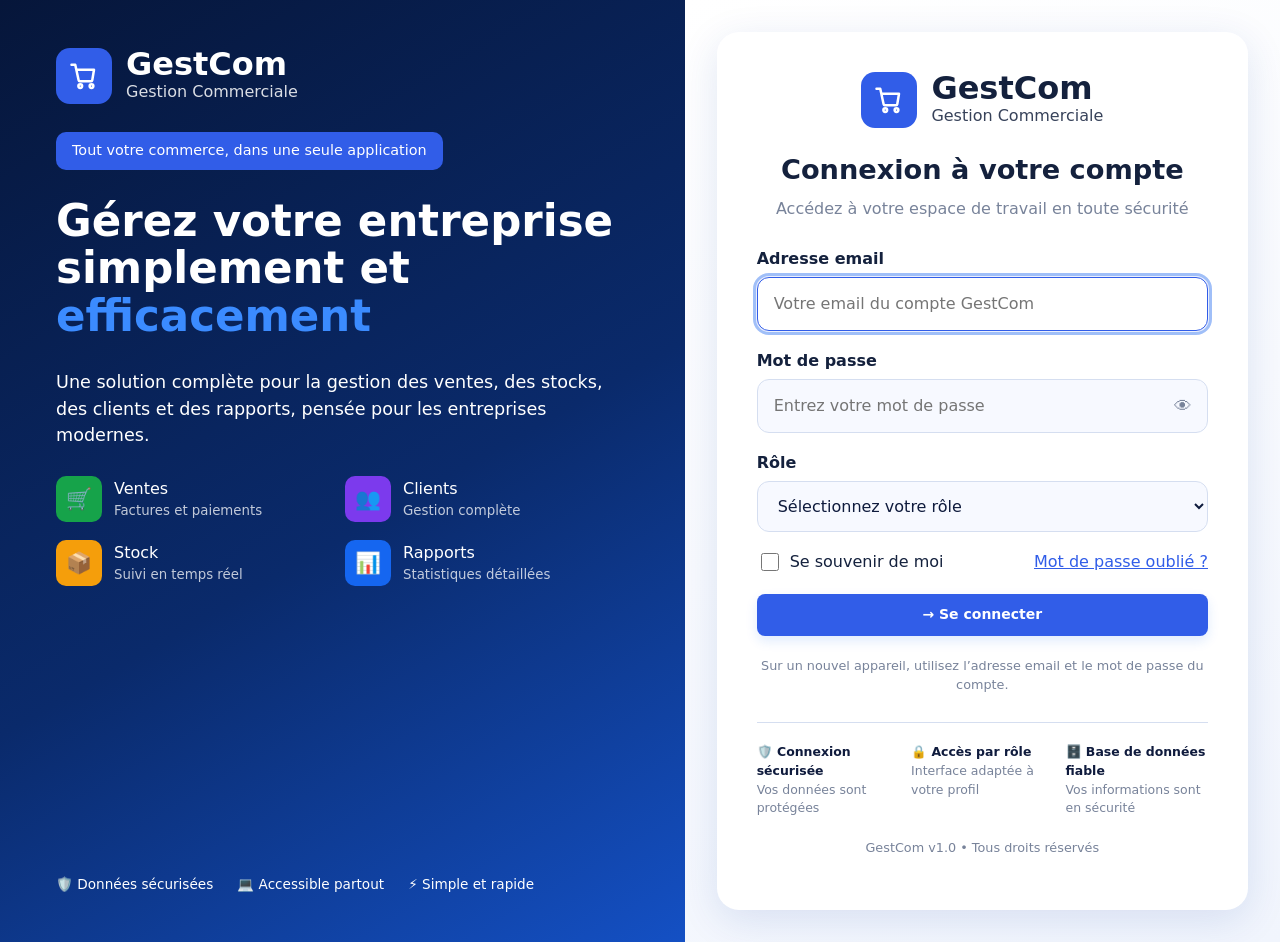
<file: index.html>
<!DOCTYPE html>
<html lang="fr">
<head>
  <meta charset="utf-8">
  <meta name="viewport" content="width=device-width, initial-scale=1">
  <title>GestCom — Gestion Commerciale</title>
  <link rel="stylesheet" href="css/style.css?v=20261010a">
</head>
<body>
<p class="center">Chargement…</p>
<script src="js/supabase-config.js?v=20261010a"></script><script src="js/cloud.js?v=20261010a"></script><script src="js/auth.js?v=20261010a"></script>
<script>
  // Point d'entrée : premier lancement -> création admin, sinon connexion / tableau de bord.
  var s = Auth.session();
  location.replace(Auth.cloudEnabled() ? "login.html" : !Auth.adminExists() ? "setup.html" : s ? Auth.homeFor(s.role) : "login.html");
</script>
</body>
</html>
</file>
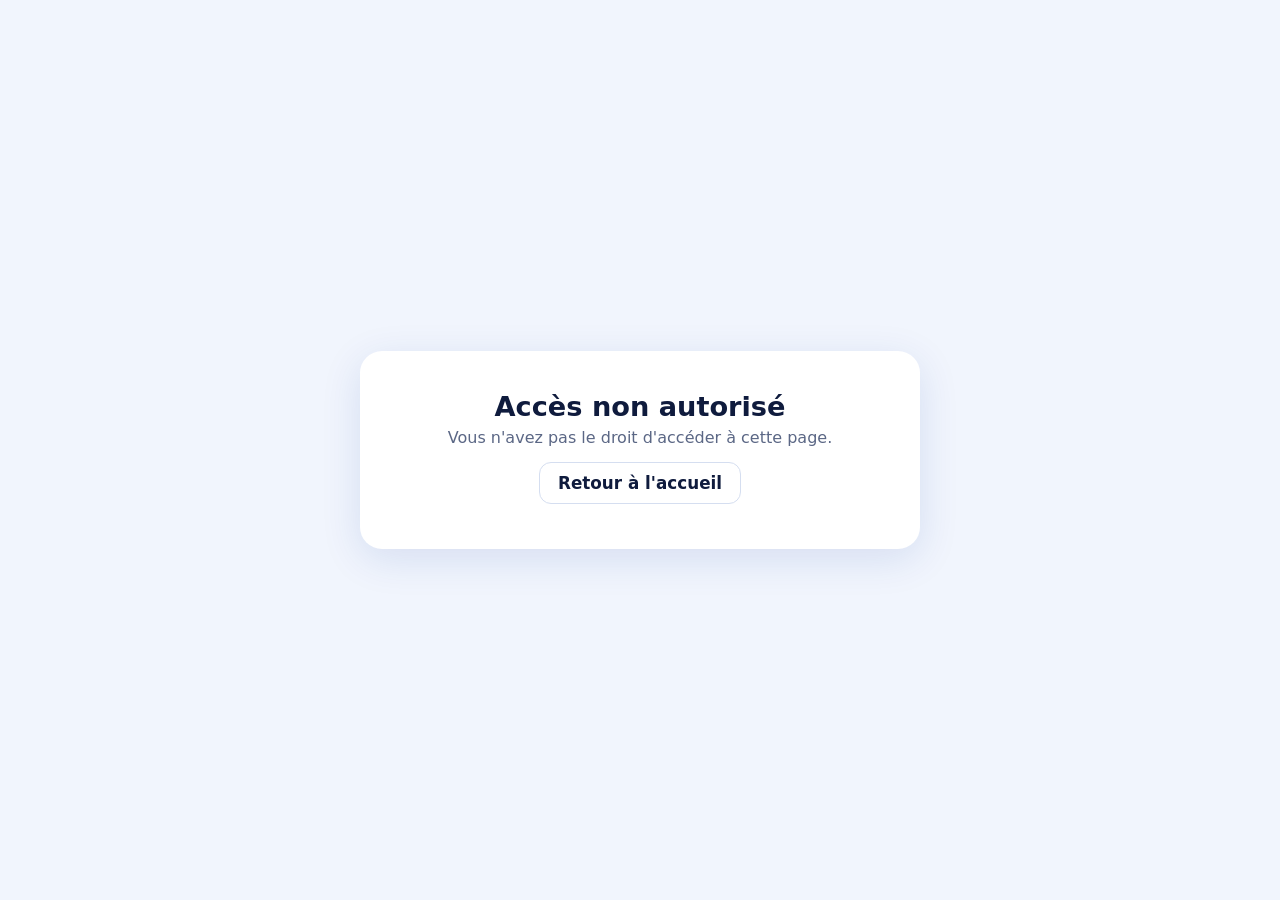
<file: acces-refuse.html>
<!DOCTYPE html>
<html lang="fr">
<head>
  <meta charset="utf-8">
  <meta name="viewport" content="width=device-width, initial-scale=1">
  <title>Accès non autorisé — GestCom</title>
  <link rel="stylesheet" href="css/style.css?v=20261010a">
</head>
<body>
<main class="center">
  <div class="card">
    <h2>Accès non autorisé</h2>
    <p class="sub">Vous n'avez pas le droit d'accéder à cette page.</p>
    <p style="text-align:center"><a class="btn ghost" href="index.html" style="text-decoration:none">Retour à l'accueil</a></p>
  </div>
</main>
</body>
</html>
</file>
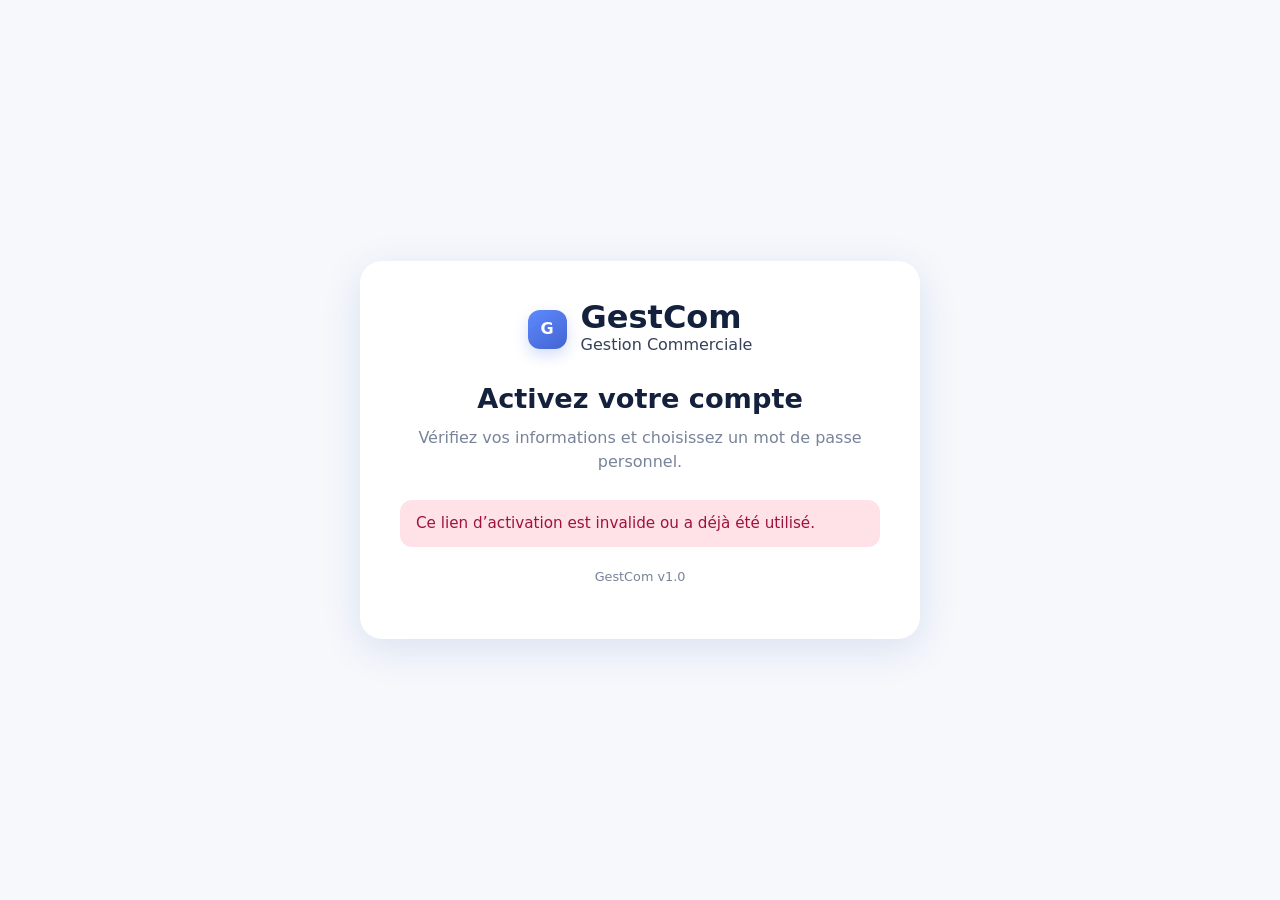
<file: activation.html>
<!doctype html>
<html lang="fr"><head><meta charset="utf-8"><meta name="viewport" content="width=device-width,initial-scale=1"><title>Activer votre compte — GestCom</title><link rel="stylesheet" href="css/style.css?v=20261010a"><link rel="stylesheet" href="css/app.css?v=20261010a"></head>
<body><main class="center"><section class="card"><div class="logo"><span class="brand-mark">G</span><div><b>GestCom</b><span>Gestion Commerciale</span></div></div><h2>Activez votre compte</h2><p class="sub">Vérifiez vos informations et choisissez un mot de passe personnel.</p><div id="message" class="alert error" role="alert" hidden></div><form id="activation-form"><div class="field"><label for="password">Nouveau mot de passe</label><input id="password" name="password" type="password" required autocomplete="new-password" minlength="8"></div><div class="field"><label for="confirm">Confirmer le mot de passe</label><input id="confirm" name="confirm" type="password" required autocomplete="new-password"></div><button class="btn primary" type="submit">Activer mon compte</button></form><p class="foot">GestCom v1.0</p></section></main><script src="js/store.js?v=20261010a"></script><script src="js/supabase-config.js?v=20261010a"></script><script src="js/cloud.js?v=20261010a"></script><script src="js/auth.js?v=20261010a"></script><script src="js/activation.js?v=20261010a"></script></body></html>
</file>
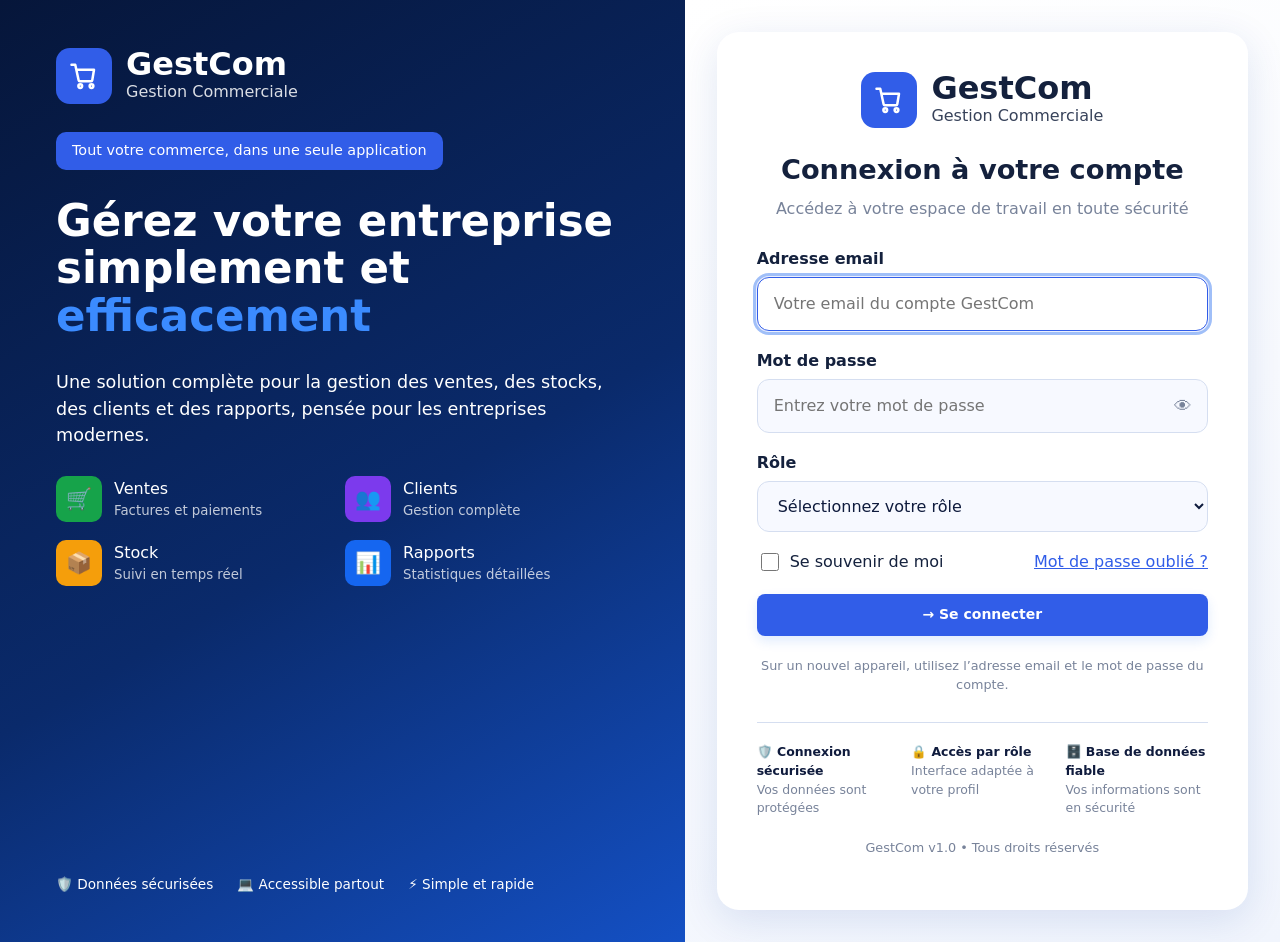
<file: admin-dashboard.html>
<!doctype html>
<html lang="fr">
<head>
  <meta charset="utf-8"><meta name="viewport" content="width=device-width, initial-scale=1">
  <meta name="theme-color" content="#101c3b"><title>GestCom — Espace administrateur</title>
  <link rel="stylesheet" href="css/style.css?v=20261010a"><link rel="stylesheet" href="css/app.css?v=20261010a">
</head>
<body data-role="admin"><div id="app"><p class="center">Chargement de votre espace…</p></div>
<script src="js/supabase-config.js?v=20261010a"></script><script src="js/cloud.js?v=20261010a"></script><script src="js/auth.js?v=20261010a"></script><script src="js/store.js?v=20261010a"></script><script src="js/ui.js?v=20261010a"></script><script src="js/dashboard.js?v=20261010a"></script>
</body></html>
</file>
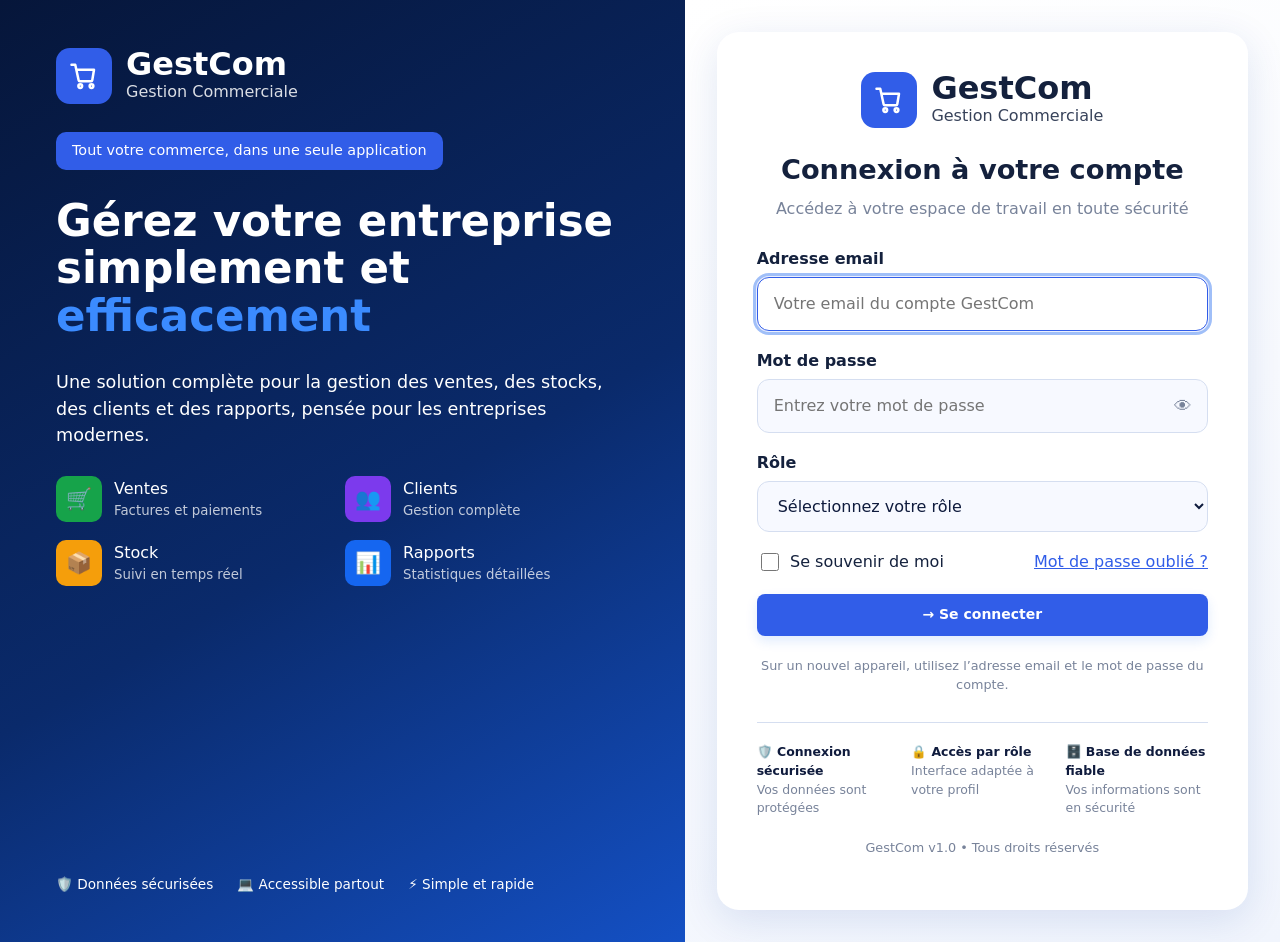
<file: login.html>
<!DOCTYPE html>
<html lang="fr">
<head>
  <meta charset="utf-8">
  <meta name="viewport" content="width=device-width, initial-scale=1">
  <title>Connexion — GestCom</title>
  <link rel="stylesheet" href="css/style.css?v=20261010a">
  <link rel="stylesheet" href="css/app.css?v=20261010a">
</head>
<body class="login-page">
<main class="split">
  <section class="hero" aria-label="Présentation">
    <div class="logo">
      <div class="logo-mark"><svg viewBox="0 0 24 24" fill="none" stroke-width="2" stroke-linecap="round" stroke-linejoin="round" aria-hidden="true"><circle cx="9" cy="20" r="1.5"/><circle cx="18" cy="20" r="1.5"/><path d="M2 3h3l2.7 12.4a1 1 0 0 0 1 .8h8.9a1 1 0 0 0 1-.8L20 7H6"/></svg></div>
      <div><b>GestCom</b><span>Gestion Commerciale</span></div>
    </div>
    <div class="badge">Tout votre commerce, dans une seule application</div>
    <h1>Gérez votre entreprise<br>simplement et <em>efficacement</em></h1>
    <p>Une solution complète pour la gestion des ventes, des stocks, des clients et des rapports, pensée pour les entreprises modernes.</p>
    <div class="features">
      <div class="feature"><i style="background:#16a34a">🛒</i><div>Ventes<small>Factures et paiements</small></div></div>
      <div class="feature"><i style="background:#7c3aed">👥</i><div>Clients<small>Gestion complète</small></div></div>
      <div class="feature"><i style="background:#f59e0b">📦</i><div>Stock<small>Suivi en temps réel</small></div></div>
      <div class="feature"><i style="background:#1566f0">📊</i><div>Rapports<small>Statistiques détaillées</small></div></div>
    </div>
    <div class="hero-foot"><span>🛡️ Données sécurisées</span><span>💻 Accessible partout</span><span>⚡ Simple et rapide</span></div>
  </section>

  <section class="pane">
    <div class="card">
      <div class="logo">
        <div class="logo-mark"><svg viewBox="0 0 24 24" fill="none" stroke-width="2" stroke-linecap="round" stroke-linejoin="round" aria-hidden="true"><circle cx="9" cy="20" r="1.5"/><circle cx="18" cy="20" r="1.5"/><path d="M2 3h3l2.7 12.4a1 1 0 0 0 1 .8h8.9a1 1 0 0 0 1-.8L20 7H6"/></svg></div>
        <div><b>GestCom</b><span>Gestion Commerciale</span></div>
      </div>
      <h2>Connexion à votre compte</h2>
      <p class="sub">Accédez à votre espace de travail en toute sécurité</p>
      <div id="flash" class="alert success" role="status" hidden></div>
      <div id="error" class="alert error" role="alert" hidden></div>
      <form id="login-form" novalidate>
        <div class="field"><label for="username">Adresse email</label>
          <input id="username" name="username" placeholder="Votre email du compte GestCom" autocomplete="username" required autofocus></div>
        <div class="field"><label for="password">Mot de passe</label>
          <div class="input"><input id="password" name="password" type="password" placeholder="Entrez votre mot de passe" autocomplete="current-password" required>
          <button type="button" class="toggle" data-toggle="password" aria-label="Afficher le mot de passe">👁</button></div></div>
        <div class="field"><label for="role">Rôle</label>
          <select id="role" name="role" required>
            <option value="" disabled selected>Sélectionnez votre rôle</option>
            <option value="admin">Administrateur</option>
            <option value="manager">Manager</option>
            <option value="vendeur">Vendeur</option>
          </select></div>
        <div class="row">
          <label><input type="checkbox" name="remember"> Se souvenir de moi</label>
          <a href="mot-de-passe-oublie.html">Mot de passe oublié ?</a>
        </div>
        <button class="btn" type="submit">→ Se connecter</button>
      </form>
      <p class="foot">Sur un nouvel appareil, utilisez l’adresse email et le mot de passe du compte.</p>
      <div class="trust">
        <div><b>🛡️ Connexion sécurisée</b>Vos données sont protégées</div>
        <div><b>🔒 Accès par rôle</b>Interface adaptée à votre profil</div>
        <div><b>🗄️ Base de données fiable</b>Vos informations sont en sécurité</div>
      </div>
      <p class="foot">GestCom v1.0 • Tous droits réservés</p>
    </div>
  </section>
</main>
<script src="js/supabase-config.js?v=20261010a"></script><script src="js/cloud.js?v=20261010a"></script><script src="js/auth.js?v=20261010a"></script>
<script src="js/login.js?v=20261010a"></script>
</body>
</html>
</file>
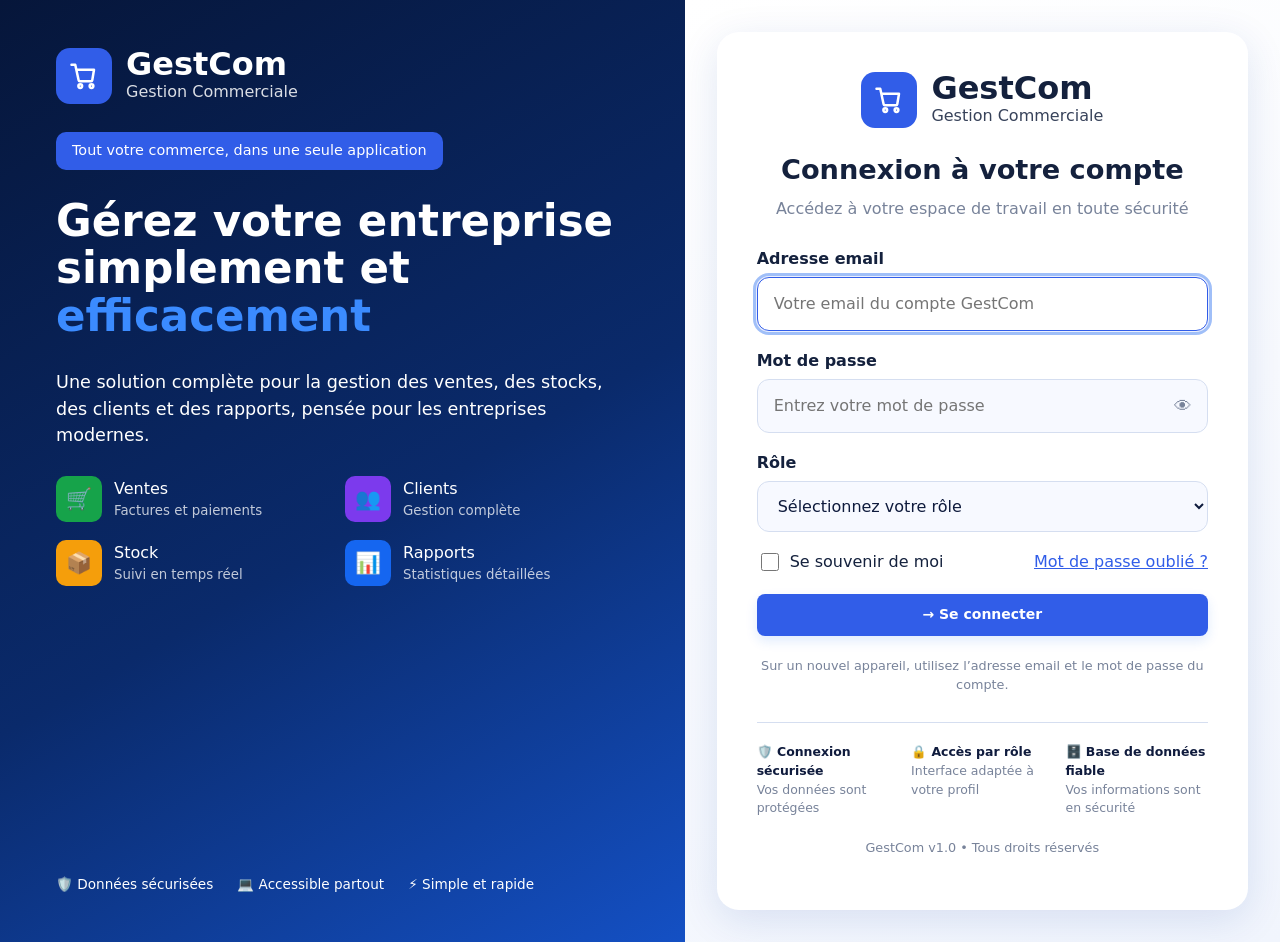
<file: manager-dashboard.html>
<!doctype html>
<html lang="fr">
<head><meta charset="utf-8"><meta name="viewport" content="width=device-width, initial-scale=1"><meta name="theme-color" content="#101c3b"><title>GestCom — Espace manager</title><link rel="stylesheet" href="css/style.css?v=20261010a"><link rel="stylesheet" href="css/app.css?v=20261010a"></head>
<body data-role="manager"><div id="app"><p class="center">Chargement de votre espace…</p></div><script src="js/supabase-config.js?v=20261010a"></script><script src="js/cloud.js?v=20261010a"></script><script src="js/auth.js?v=20261010a"></script><script src="js/store.js?v=20261010a"></script><script src="js/ui.js?v=20261010a"></script><script src="js/dashboard.js?v=20261010a"></script></body></html>
</file>
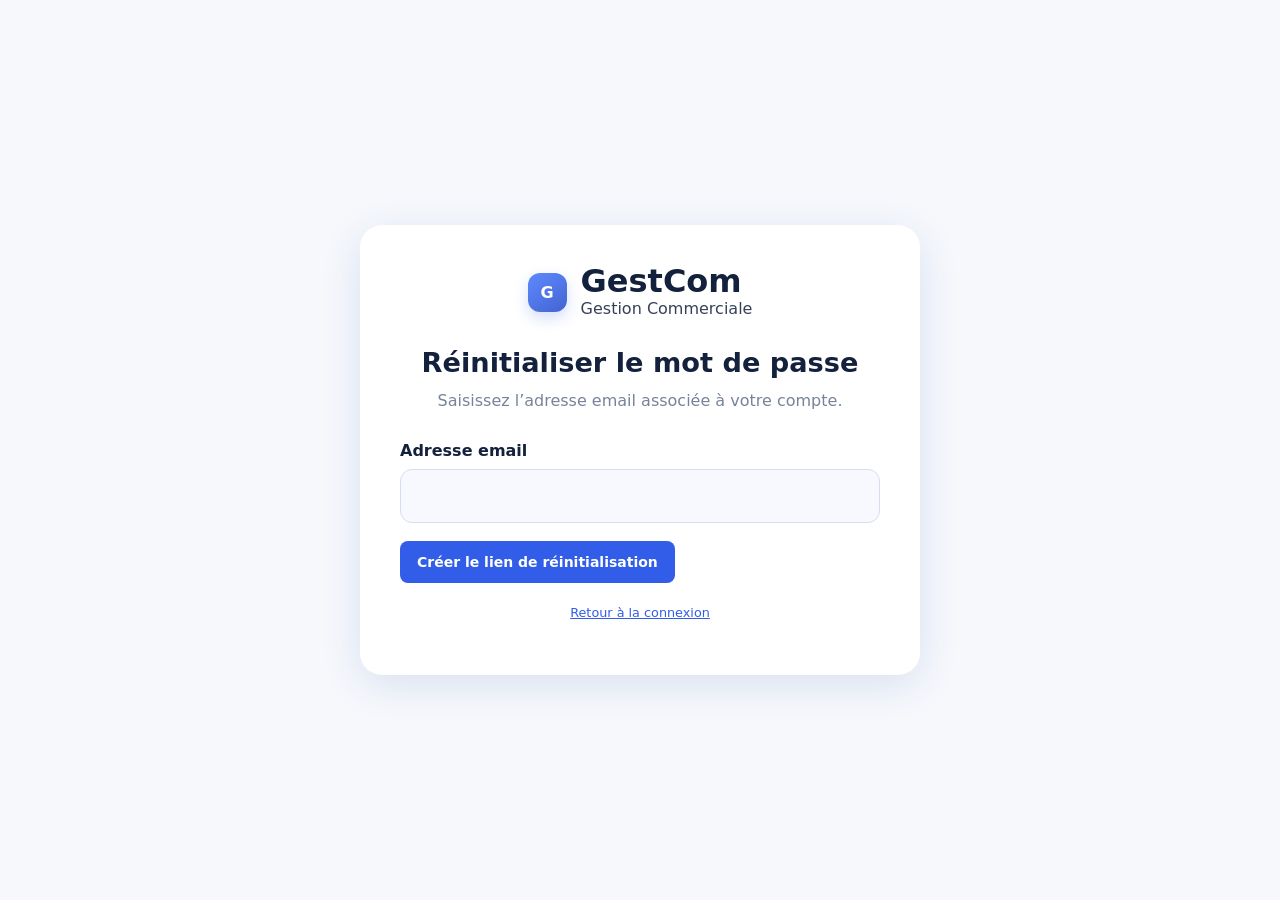
<file: mot-de-passe-oublie.html>
<!doctype html><html lang="fr"><head><meta charset="utf-8"><meta name="viewport" content="width=device-width,initial-scale=1"><title>Mot de passe oublié — GestCom</title><link rel="stylesheet" href="css/style.css?v=20261010a"><link rel="stylesheet" href="css/app.css?v=20261010a"></head>
<body><main class="center"><section class="card"><div class="logo"><span class="brand-mark">G</span><div><b>GestCom</b><span>Gestion Commerciale</span></div></div><h2>Réinitialiser le mot de passe</h2><p class="sub">Saisissez l’adresse email associée à votre compte.</p><div id="message" class="alert success" role="status" hidden></div><div id="error" class="alert error" role="alert" hidden></div><form id="reset-request"><div class="field"><label for="email">Adresse email</label><input id="email" name="email" type="email" required autocomplete="email"></div><button class="btn primary" type="submit">Créer le lien de réinitialisation</button></form><p class="foot"><a href="login.html">Retour à la connexion</a></p></section></main><script src="js/store.js?v=20261010a"></script><script src="js/supabase-config.js?v=20261010a"></script><script src="js/cloud.js?v=20261010a"></script><script src="js/auth.js?v=20261010a"></script><script>
document.getElementById("reset-request").addEventListener("submit",function(e){e.preventDefault();var email=this.elements.email.value,token=Auth.issuePasswordReset(email),msg=document.getElementById("message"),err=document.getElementById("error");err.hidden=true;if(!token){err.textContent="Aucun compte actif associé à cet email.";err.hidden=false;return;}var link=new URL("reinitialiser-mot-de-passe.html?token="+encodeURIComponent(token),location.href).href;msg.innerHTML='Lien généré pour cette démonstration locale : <a href="'+link+'">Ouvrir la réinitialisation</a>';msg.hidden=false;});
</script></body></html>
</file>
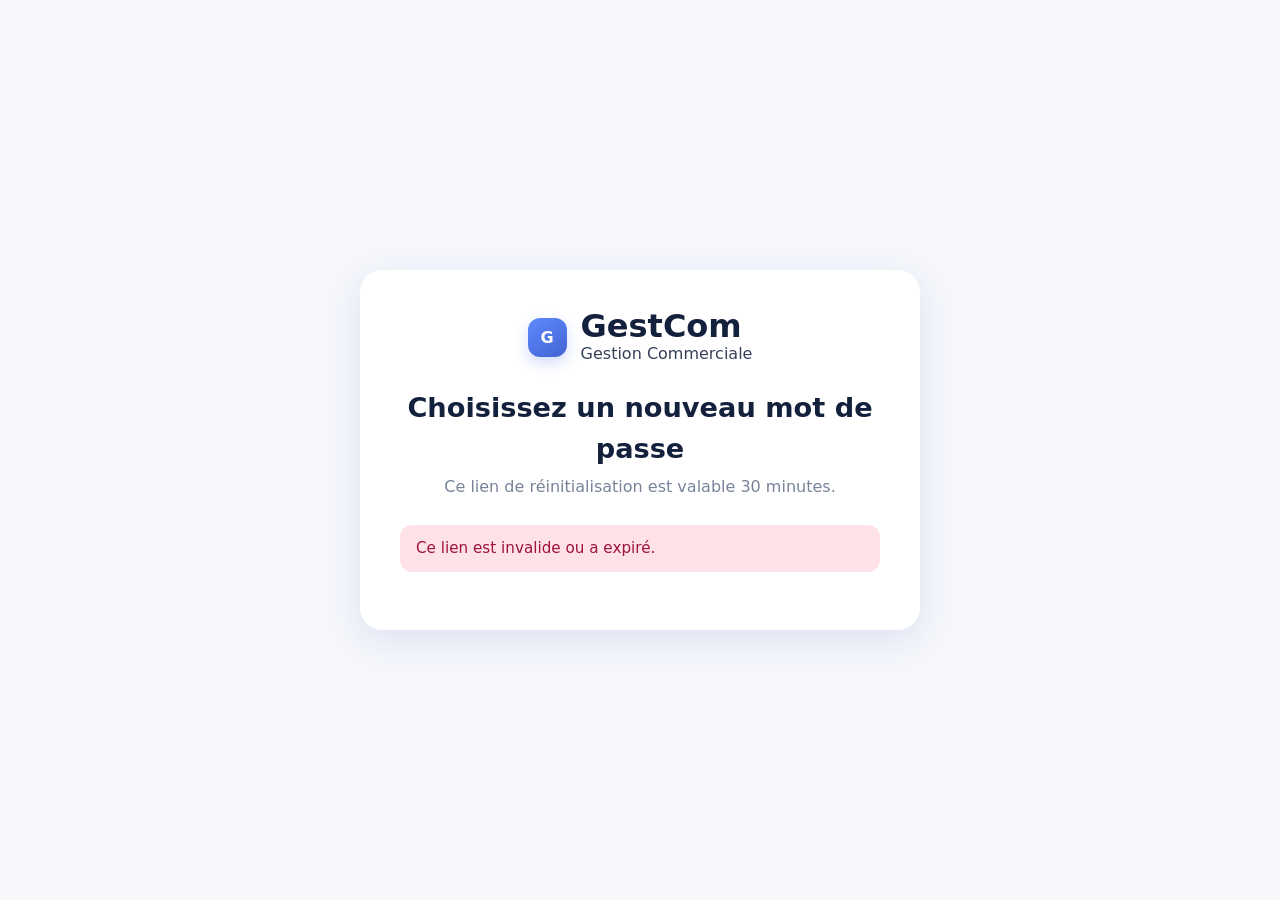
<file: reinitialiser-mot-de-passe.html>
<!doctype html><html lang="fr"><head><meta charset="utf-8"><meta name="viewport" content="width=device-width,initial-scale=1"><title>Nouveau mot de passe — GestCom</title><link rel="stylesheet" href="css/style.css?v=20261010a"><link rel="stylesheet" href="css/app.css?v=20261010a"></head>
<body><main class="center"><section class="card"><div class="logo"><span class="brand-mark">G</span><div><b>GestCom</b><span>Gestion Commerciale</span></div></div><h2>Choisissez un nouveau mot de passe</h2><p class="sub">Ce lien de réinitialisation est valable 30 minutes.</p><div id="error" class="alert error" role="alert" hidden></div><form id="reset-form"><div class="field"><label for="password">Nouveau mot de passe</label><input id="password" name="password" type="password" required autocomplete="new-password"></div><div class="field"><label for="confirm">Confirmer le mot de passe</label><input id="confirm" name="confirm" type="password" required autocomplete="new-password"></div><button class="btn primary" type="submit">Enregistrer le mot de passe</button></form></section></main><script src="js/store.js?v=20261010a"></script><script src="js/supabase-config.js?v=20261010a"></script><script src="js/cloud.js?v=20261010a"></script><script src="js/auth.js?v=20261010a"></script><script>
(function(){var token=new URLSearchParams(location.search).get("token"),form=document.getElementById("reset-form"),box=document.getElementById("error");if(!DB.all("tokens").some(function(x){return x.token===token&&x.kind==="reset";})){box.textContent="Ce lien est invalide ou a expiré.";box.hidden=false;form.hidden=true;return;}form.addEventListener("submit",async function(e){e.preventDefault();var p=this.elements.password.value;if(p.length<8||!/[A-Za-z]/.test(p)||!/[0-9]/.test(p)){box.textContent="Utilisez au moins 8 caractères avec des lettres et des chiffres.";box.hidden=false;return;}if(p!==this.elements.confirm.value){box.textContent="Les mots de passe ne correspondent pas.";box.hidden=false;return;}try{await Auth.resetPassword(token,p);sessionStorage.setItem("gestcom_flash","Mot de passe réinitialisé. Vous pouvez vous connecter.");location.replace("login.html");}catch(err){box.textContent=err.message;box.hidden=false;}});})();
</script></body></html>
</file>
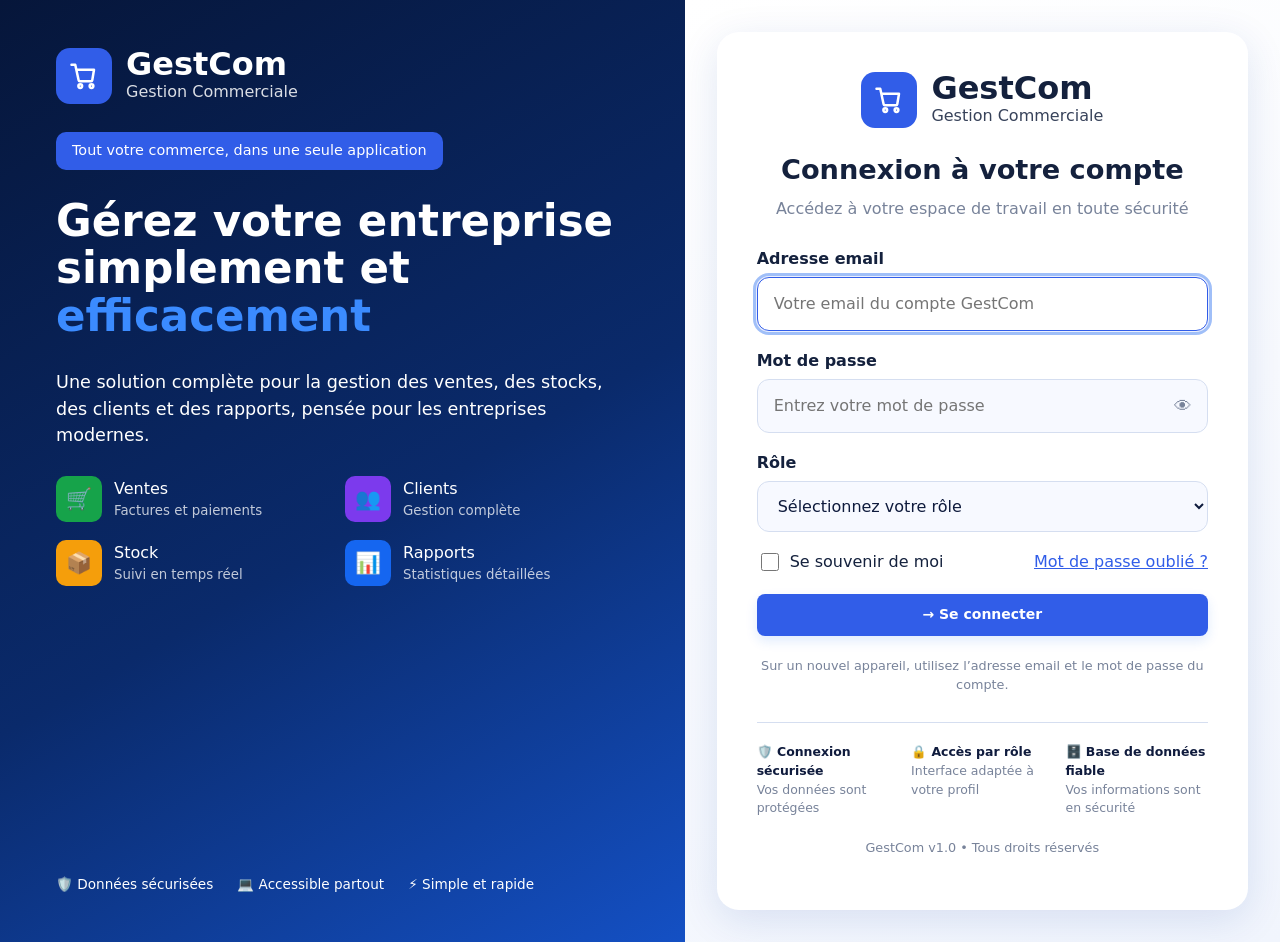
<file: setup.html>
<!DOCTYPE html>
<html lang="fr">
<head>
  <meta charset="utf-8">
  <meta name="viewport" content="width=device-width, initial-scale=1">
  <title>Configuration initiale — GestCom</title>
  <link rel="stylesheet" href="css/style.css?v=20261010a">
</head>
<body>
<main class="split">
  <section class="hero" aria-label="Présentation">
    <div class="logo">
      <div class="logo-mark"><svg viewBox="0 0 24 24" fill="none" stroke-width="2" stroke-linecap="round" stroke-linejoin="round" aria-hidden="true"><circle cx="9" cy="20" r="1.5"/><circle cx="18" cy="20" r="1.5"/><path d="M2 3h3l2.7 12.4a1 1 0 0 0 1 .8h8.9a1 1 0 0 0 1-.8L20 7H6"/></svg></div>
      <div><b>GestCom</b><span>Gestion Commerciale</span></div>
    </div>
    <div class="badge">Tout votre commerce, dans une seule application</div>
    <h1>Gérez votre entreprise<br>simplement et <em>efficacement</em></h1>
    <p>Une solution complète pour la gestion des ventes, des stocks, des clients et des rapports, pensée pour les entreprises modernes.</p>
    <div class="features">
      <div class="feature"><i style="background:#16a34a">🛒</i><div>Ventes<small>Factures et paiements</small></div></div>
      <div class="feature"><i style="background:#7c3aed">👥</i><div>Clients<small>Gestion complète</small></div></div>
      <div class="feature"><i style="background:#f59e0b">📦</i><div>Stock<small>Suivi en temps réel</small></div></div>
      <div class="feature"><i style="background:#1566f0">📊</i><div>Rapports<small>Statistiques détaillées</small></div></div>
    </div>
    <div class="hero-foot"><span>🛡️ Données sécurisées</span><span>💻 Accessible partout</span><span>⚡ Simple et rapide</span></div>
  </section>

  <section class="pane">
    <div class="card wide">
      <h2>Créez votre compte administrateur</h2>
      <p class="sub">Première utilisation : configurez votre entreprise et son administrateur. Cette étape n'apparaît qu'une seule fois.</p>
      <form id="setup-form" novalidate>
        <fieldset>
          <legend>🏢 Entreprise</legend>
          <div class="field"><label for="company_name">Nom de l'entreprise *</label>
            <input id="company_name" name="company_name" required autocomplete="organization"></div>
          <div class="field"><label for="logo">Logo</label>
            <input id="logo" name="logo" type="file" accept="image/png,image/jpeg,image/svg+xml,image/webp"></div>
          <div class="field"><label for="address">Adresse</label>
            <input id="address" name="address" autocomplete="street-address"></div>
          <div class="grid2">
            <div class="field"><label for="company_phone">Téléphone</label>
              <input id="company_phone" name="company_phone" type="tel"></div>
            <div class="field"><label for="company_email">Email de l'entreprise</label>
              <input id="company_email" name="company_email" type="email"></div>
          </div>
          <div class="field"><label for="website">Site web (optionnel)</label>
            <input id="website" name="website" type="url" placeholder="https://"></div>
        </fieldset>
        <fieldset>
          <legend>👤 Administrateur</legend>
          <div class="grid2">
            <div class="field"><label for="nom">Nom *</label>
              <input id="nom" name="nom" required autocomplete="family-name"></div>
            <div class="field"><label for="prenom">Prénom *</label>
              <input id="prenom" name="prenom" required autocomplete="given-name"></div>
            <div class="field"><label for="email">Email *</label>
              <input id="email" name="email" type="email" required autocomplete="email"></div>
            <div class="field"><label for="telephone">Téléphone</label>
              <input id="telephone" name="telephone" type="tel" autocomplete="tel"></div>
          </div>
          <div class="field"><label for="username">Nom d'utilisateur *</label>
            <input id="username" name="username" required autocomplete="username"></div>
          <div class="grid2">
            <div class="field"><label for="password">Mot de passe *</label>
              <div class="input"><input id="password" name="password" type="password" required autocomplete="new-password">
              <button type="button" class="toggle" data-toggle="password" aria-label="Afficher le mot de passe">👁</button></div></div>
            <div class="field"><label for="confirm">Confirmation *</label>
              <div class="input"><input id="confirm" name="confirm" type="password" required autocomplete="new-password">
              <button type="button" class="toggle" data-toggle="confirm" aria-label="Afficher le mot de passe">👁</button></div></div>
          </div>
        </fieldset>
        <button class="btn" type="submit">Créer le compte administrateur</button>
      </form>
      <p class="foot">GestCom v1.0 • Tous droits réservés</p>
    </div>
  </section>
</main>
<script src="js/supabase-config.js?v=20261010a"></script><script src="js/cloud.js?v=20261010a"></script><script src="js/auth.js?v=20261010a"></script>
<script src="js/setup.js?v=20261010a"></script>
</body>
</html>
</file>
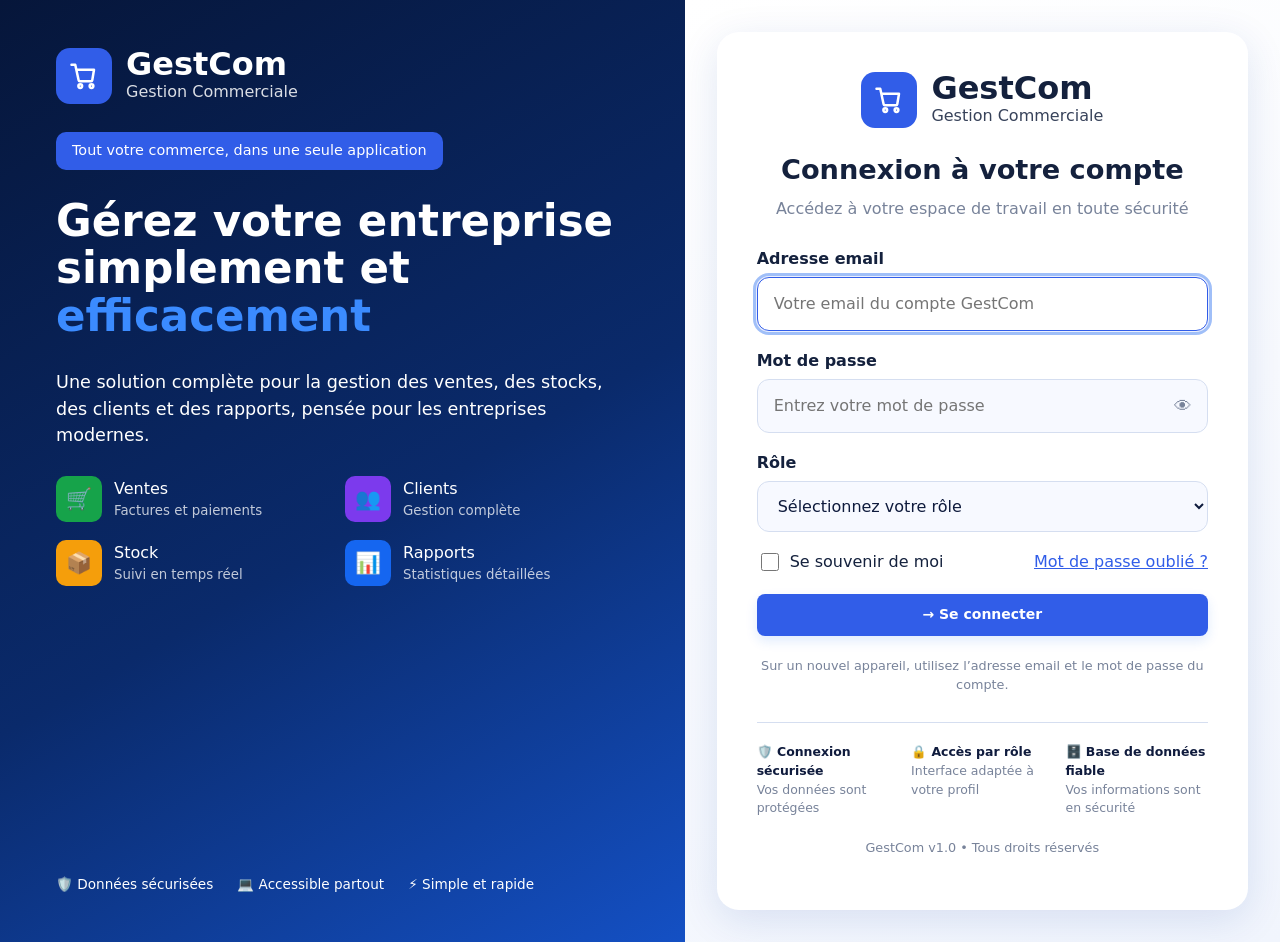
<file: vendeur-dashboard.html>
<!doctype html>
<html lang="fr">
<head><meta charset="utf-8"><meta name="viewport" content="width=device-width, initial-scale=1"><meta name="theme-color" content="#101c3b"><title>GestCom — Espace vendeur</title><link rel="stylesheet" href="css/style.css?v=20261010a"><link rel="stylesheet" href="css/app.css?v=20261010a"></head>
<body data-role="vendeur"><div id="app"><p class="center">Chargement de votre espace…</p></div><script src="js/supabase-config.js?v=20261010a"></script><script src="js/cloud.js?v=20261010a"></script><script src="js/auth.js?v=20261010a"></script><script src="js/store.js?v=20261010a"></script><script src="js/ui.js?v=20261010a"></script><script src="js/dashboard.js?v=20261010a"></script></body></html>
</file>
<file: css/style.css>
:root{
  --blue:#1566f0;--blue-dark:#0a2a6b;--navy:#06163a;--bg:#f1f5fd;--text:#0f1b3d;
  --muted:#5b6785;--border:#d5def0;--green:#16a34a;--red:#e11d48;--orange:#f59e0b;--violet:#7c3aed;
  --radius:14px;
}
*{box-sizing:border-box}
[hidden]{display:none!important}
body{margin:0;font-family:"Segoe UI",Inter,system-ui,sans-serif;color:var(--text);background:var(--bg)}
a{color:var(--blue)}
.logo{display:flex;align-items:center;gap:14px}
.logo-mark{width:56px;height:56px;border-radius:14px;background:var(--blue);display:grid;place-items:center;flex:none;overflow:hidden}
.logo-mark svg{width:30px;height:30px;stroke:#fff}
.logo-mark img{width:100%;height:100%;object-fit:cover}
.logo b{font-size:2rem;line-height:1;display:block}
.logo span{font-size:1rem;opacity:.85}

.split{display:grid;grid-template-columns:1.15fr 1fr;min-height:100vh}
.hero{background:linear-gradient(150deg,var(--navy),var(--blue-dark) 55%,#1450c4);color:#fff;padding:48px 56px;display:flex;flex-direction:column;gap:28px}
.hero .badge{align-self:flex-start;background:var(--blue);padding:8px 16px;border-radius:10px;font-size:.9rem}
.hero h1{font-size:clamp(2rem,3.4vw,3.2rem);margin:0;line-height:1.1}
.hero h1 em{color:#3b8bff;font-style:normal}
.hero p{margin:0;font-size:1.1rem;opacity:.9;max-width:560px}
.features{display:grid;grid-template-columns:repeat(2,1fr);gap:18px;max-width:560px}
.feature{display:flex;gap:12px;align-items:center}
.feature i{width:46px;height:46px;border-radius:10px;display:grid;place-items:center;font-style:normal;font-size:1.3rem;flex:none}
.feature small{display:block;opacity:.75}
.hero-foot{margin-top:auto;display:flex;gap:24px;flex-wrap:wrap;font-size:.85rem;opacity:.9}
.pane{display:grid;place-items:center;padding:32px;background:linear-gradient(160deg,#fff,var(--bg))}
.card{background:#fff;border-radius:22px;box-shadow:0 10px 40px rgba(20,60,160,.12);padding:40px;width:100%;max-width:560px}
.card.wide{max-width:760px}
.card .logo{justify-content:center;margin-bottom:22px}
.card h2{text-align:center;margin:0 0 6px;font-size:1.7rem}
.card .sub{text-align:center;color:var(--muted);margin:0 0 26px}

.field{margin-bottom:18px}
label{display:block;font-weight:600;margin-bottom:6px}
.input{position:relative}
input,select{width:100%;padding:14px 16px;border:1.5px solid var(--border);border-radius:12px;font:inherit;background:#f7f9ff;color:var(--text)}
input:focus,select:focus,button:focus-visible,a:focus-visible{outline:3px solid rgba(21,102,240,.35);outline-offset:1px;border-color:var(--blue)}
input[type=checkbox]{width:18px;height:18px;padding:0;accent-color:var(--blue)}
.input .toggle{position:absolute;right:10px;top:50%;transform:translateY(-50%);background:none;border:0;cursor:pointer;color:var(--muted);padding:6px;font-size:1.1rem}
.has-error input,.has-error select{border-color:var(--red)}
.err{color:var(--red);font-size:.85rem;margin-top:4px}
.row{display:flex;justify-content:space-between;align-items:center;margin-bottom:20px;gap:10px;flex-wrap:wrap}
.row label{display:flex;gap:8px;align-items:center;margin:0;font-weight:500}
.btn{width:100%;padding:15px;border:0;border-radius:12px;background:var(--blue);color:#fff;font:inherit;font-weight:600;font-size:1.05rem;cursor:pointer;transition:background .15s}
.btn:hover{background:#0f52c4}
.btn:disabled{opacity:.6;cursor:wait}
.btn.ghost{background:#fff;color:var(--text);border:1.5px solid var(--border);width:auto;padding:10px 18px}
.alert{padding:12px 16px;border-radius:12px;margin-bottom:18px;font-size:.95rem}
.alert.error{background:#fee2e8;color:#9f1239}
.alert.success{background:#dcfce7;color:#166534}
.trust{display:grid;grid-template-columns:repeat(3,1fr);gap:12px;margin-top:28px;padding-top:20px;border-top:1px solid var(--border);font-size:.78rem;color:var(--muted)}
.trust b{display:block;color:var(--text)}
.foot{text-align:center;color:var(--muted);font-size:.8rem;margin-top:20px}

.grid2{display:grid;grid-template-columns:1fr 1fr;gap:0 16px}
fieldset{border:0;padding:0;margin:0 0 8px}
legend{font-weight:700;color:var(--blue);margin-bottom:12px;font-size:1.05rem;padding:0}

.topbar{display:flex;justify-content:space-between;align-items:center;padding:14px 28px;background:#fff;border-bottom:1px solid var(--border);gap:12px;flex-wrap:wrap}
.topbar .user{display:flex;align-items:center;gap:14px}
.main{padding:40px 28px;max-width:900px;margin:auto}
.panel{background:#fff;border-radius:var(--radius);padding:32px;border:1px solid var(--border)}
.center{min-height:100vh;display:grid;place-items:center;padding:20px}

@media(max-width:900px){
  .split{grid-template-columns:1fr}
  .hero{padding:28px 24px;gap:18px}
  .features,.hero-foot{display:none}
  .grid2{grid-template-columns:1fr}
  .card{padding:28px 20px}
  .trust{grid-template-columns:1fr}
}
</file>
<file: css/app.css>
/* GestCom application workspace */
:root{--ink:#14213d;--muted:#78839a;--paper:#fff;--line:#e7ebf3;--canvas:#f6f8fc;--blue:#315de8;--deep:#101c3b;--green:#159a69;--orange:#e58b25;--rose:#e6537a;--purple:#8052d6}
body{background:var(--canvas);color:var(--ink);font-size:14px}
.app-shell{min-height:100vh;display:flex}
.sidebar{width:258px;position:fixed;inset:0 auto 0 0;background:#fff;border-right:1px solid var(--line);display:flex;flex-direction:column;padding:24px 15px 16px;z-index:10;overflow-y:auto}
.brand{display:flex;align-items:center;gap:12px;padding:0 9px 23px;text-decoration:none;color:inherit}.brand-mark{display:grid;place-items:center;width:39px;height:39px;border-radius:12px;color:#fff;background:linear-gradient(145deg,#4276ff,#2449ca);font-size:21px;font-weight:800;box-shadow:0 6px 14px #315de83c}.brand img{width:39px;height:39px;object-fit:contain;border-radius:12px}.brand b,.brand small{display:block}.brand b{font-size:17px;letter-spacing:-.3px}.brand small{font-size:10px;color:var(--muted);margin-top:3px}
.workspace{display:flex;align-items:center;gap:10px;border:1px solid var(--line);border-radius:11px;padding:10px;margin:0 2px 26px;min-width:0}.workspace-mark{width:32px;height:32px;border-radius:9px;display:grid;place-items:center;flex:none;background:#eef2ff;color:var(--blue);font-weight:800}.workspace>span:nth-child(2){min-width:0;flex:1}.workspace b,.workspace small{display:block;overflow:hidden;text-overflow:ellipsis;white-space:nowrap}.workspace b{font-size:11px}.workspace small{font-size:10px;color:var(--muted);margin-top:4px}.chevron{color:#9aa4b8}.nav-caption{font-size:9px;letter-spacing:1px;color:#a1aabd;font-weight:700;padding:0 11px 9px}.sidebar nav{display:grid;gap:3px}.nav-item{width:100%;display:flex;align-items:center;gap:12px;border:0;background:transparent;color:#69748b;text-align:left;padding:10px 12px;border-radius:9px;cursor:pointer;font:inherit;font-size:12px}.nav-item>span{width:18px;font-size:16px;text-align:center}.nav-item b{font-size:11px;font-weight:600;flex:1}.nav-item:hover{color:var(--blue);background:#f5f7ff}.nav-item.active{background:#edf2ff;color:var(--blue)}.nav-item i{font-style:normal;font-size:9px;border-radius:9px;background:#e95374;color:white;padding:2px 6px}.sidebar-bottom{margin-top:auto;padding-top:16px}.help-box{background:#f4f6fb;border-radius:11px;padding:14px;margin:0 1px 11px;display:grid;gap:6px}.help-box>span{color:var(--blue);font-size:17px}.help-box b{font-size:11px}.help-box small{color:var(--muted);line-height:1.45;font-size:10px}.help-box button{border:0;padding:8px 0 0;background:none;text-align:left;color:var(--blue);font:inherit;font-size:10px;font-weight:700;cursor:pointer}.help-box button span{float:right}
.main-area{margin-left:258px;width:calc(100% - 258px);min-width:0;min-height:100vh;display:flex;flex-direction:column}.app-topbar{height:68px;display:flex;align-items:center;justify-content:space-between;gap:20px;background:#fff;border-bottom:1px solid var(--line);padding:0 34px;position:sticky;top:0;z-index:5}.breadcrumb{font-size:11px;color:#5d6880}.breadcrumb span{padding:0 9px;color:#c5cad4}.top-actions{display:flex;align-items:center;gap:14px;position:relative}.global-search{height:34px;width:220px;border:1px solid var(--line);border-radius:8px;display:flex;align-items:center;gap:7px;padding:0 9px;color:#929bb0}.global-search>span{font-size:18px}.global-search input{border:0!important;outline:0!important;background:transparent;padding:0!important;min-width:0;font:inherit;font-size:10px;box-shadow:none!important}.global-search kbd{white-space:nowrap;border:1px solid var(--line);border-radius:4px;padding:2px 4px;font:9px inherit;color:#929bb0}.global-results{position:absolute;right:123px;top:43px;width:min(350px,80vw);max-height:390px;overflow:auto;background:#fff;border:1px solid var(--line);border-radius:10px;box-shadow:0 15px 40px #14264b24;padding:6px;z-index:20}.global-group{padding:6px 2px;border-bottom:1px solid #f0f2f7}.global-group:last-child{border:0}.global-group>small{display:block;padding:4px 8px 5px;color:#9aa3b4;font-size:8px;font-weight:700;text-transform:uppercase;letter-spacing:.8px}.global-group button{width:100%;display:flex;justify-content:space-between;gap:10px;border:0;background:#fff;padding:8px;border-radius:6px;text-align:left;cursor:pointer}.global-group button:hover{background:#f5f7ff}.global-group button b{font-size:10px;color:#34415d}.global-group button span,.global-no-results{font-size:9px;color:#9aa3b4}.global-no-results{padding:14px 10px}.top-icon{position:relative;border:0;background:transparent;font-size:19px;color:#69748b;cursor:pointer}.top-icon i{position:absolute;right:0;top:1px;width:6px;height:6px;background:#ef5977;border-radius:50%;border:1px solid white}.user-chip{display:flex;align-items:center;gap:8px;border:0;border-left:1px solid var(--line);padding:0 0 0 13px;background:transparent;text-align:left;cursor:pointer;color:inherit}.user-chip>span:nth-child(2) b,.user-chip>span:nth-child(2) small{display:block}.user-chip b{font-size:10px}.user-chip small{font-size:9px;color:var(--muted);margin-top:4px}.user-chip>span:last-child{font-size:11px;color:#8992a5}.avatar{width:38px;height:38px;display:grid;place-items:center;border-radius:50%;background:#e9edff;color:#435fd2;font-weight:700;font-size:12px;flex:none}.avatar.mini{width:31px;height:31px;font-size:10px}.menu-toggle{display:none}.workspace-main{width:100%;max-width:1500px;margin:0 auto;padding:31px 34px 45px;flex:1}.page-head{display:flex;align-items:flex-end;justify-content:space-between;gap:16px;margin:4px 0 22px}.page-head h1,.welcome h1{font-size:25px;letter-spacing:-.7px;margin:5px 0 6px;color:#15213b}.page-head p,.welcome p{margin:0;color:var(--muted);font-size:11px}.eyebrow{font-size:9px;color:#929bb0;font-weight:700;letter-spacing:1.15px;text-transform:uppercase}.btn{width:auto;border-radius:8px;padding:10px 15px;font-size:11px;line-height:1.2;white-space:nowrap}.btn.primary{background:var(--blue);color:#fff}.btn.primary:hover{background:#244bcc}.btn.ghost{background:#fff;color:#46536e;border:1px solid var(--line)}.btn.sm{width:auto;padding:8px 12px;font-size:10px}.btn.full{width:100%}.btn:disabled{cursor:not-allowed;opacity:.45}
.welcome{display:flex;align-items:center;justify-content:space-between;gap:16px;margin:5px 0 23px}.welcome h1{font-size:25px}.stats-grid{display:grid;grid-template-columns:repeat(5,minmax(0,1fr));gap:13px;margin:0 0 17px}.stat-card{min-width:0;background:#fff;border:1px solid var(--line);border-radius:11px;padding:15px 14px;display:flex;gap:11px;align-items:flex-start;box-shadow:0 2px 5px #10245404}.stat-icon{width:35px;height:35px;display:grid;place-items:center;border-radius:10px;background:#edf2ff;color:#315de8;font-size:16px;flex:none}.stat-icon.green{background:#e8f7f0;color:var(--green)}.stat-icon.violet{background:#f2ecff;color:var(--purple)}.stat-icon.orange{background:#fff3e3;color:var(--orange)}.stat-icon.rose{background:#fff0f4;color:var(--rose)}.stat-card div{min-width:0}.stat-card span:not(.stat-icon){display:block;font-size:9px;color:#7d879b;white-space:nowrap}.stat-card strong{display:block;font-size:17px;letter-spacing:-.4px;margin:7px 0 4px;white-space:nowrap;overflow:hidden;text-overflow:ellipsis}.stat-card small{color:#a0a8b8;font-size:9px;display:block;overflow:hidden;text-overflow:ellipsis;white-space:nowrap}
.content-card{background:#fff;border:1px solid var(--line);border-radius:11px;padding:17px 18px;margin:0 0 16px;min-width:0;box-shadow:0 2px 5px #10245404}.card-title{display:flex;align-items:center;justify-content:space-between;gap:12px;margin:0 0 15px}.card-title h2{font-size:12px;margin:0;font-weight:700}.split-panels{display:grid;grid-template-columns:minmax(0,1.55fr) minmax(280px,1fr);gap:15px}.split-panels>.content-card{margin:0 0 16px}.chart{display:block;width:100%;height:auto;min-height:180px}.app-footer{padding:15px 34px;border-top:1px solid var(--line);display:flex;justify-content:space-between;color:#a3aaba;font-size:9px}
.toolbar{display:flex;gap:10px;align-items:center;margin:0 0 12px}.toolbar-spacer{flex:1}.search-input{width:min(330px,100%);padding:9px 11px!important;border:1px solid var(--line)!important;border-radius:8px!important;background:#fff!important;font:inherit!important;font-size:10px!important}.table-wrap{width:100%;overflow:auto}.tbl{width:100%;border-collapse:collapse;font-size:10px}.tbl th{text-align:left;color:#8d97aa;font-size:9px;font-weight:600;background:#fafbfe;padding:10px 11px;border-bottom:1px solid var(--line);white-space:nowrap}.tbl td{padding:11px;border-bottom:1px solid #f0f2f7;vertical-align:middle;color:#5d6880}.tbl tr:last-child td{border-bottom:0}.tbl td b{color:#283550;font-size:10px}.block{display:block}.muted{color:#8993a7!important;font-size:9px}.badge-s{display:inline-flex;align-items:center;border-radius:20px;padding:4px 8px;font-size:9px;font-weight:600;white-space:nowrap}.badge-s.green{background:#e7f7ef;color:#148453}.badge-s.orange{background:#fff3e2;color:#b86a10}.badge-s.red{background:#ffe9ed;color:#c43e58}.badge-s.violet{background:#f0eaff;color:#754cc5}.text-btn{background:none;border:0;color:var(--blue);font:inherit;font-size:9px;font-weight:600;cursor:pointer;padding:4px}.danger-text{color:#d34a63}.empty{min-height:120px;display:flex;flex-direction:column;align-items:center;justify-content:center;gap:8px;color:#9aa3b4;font-size:10px;text-align:center;padding:18px}.empty b{color:#59657d;font-size:11px}.empty-icon{font-size:24px;color:#aeb8cd}.empty .btn{margin-top:5px}.empty.compact{min-height:82px}.notice{padding:11px 14px;border-radius:8px;margin-bottom:14px;font-size:10px}.notice.warn{background:#fff5e8;color:#aa6a13}.notice.good{background:#eaf8f0;color:#168451}.alert-list{display:grid;gap:4px}.alert-row{display:flex;align-items:center;gap:9px;padding:10px 0;border-bottom:1px solid #f0f2f7}.alert-row:last-child{border:0}.alert-row div{flex:1;min-width:0}.alert-row b,.alert-row small{display:block}.alert-row b{font-size:10px}.alert-row small{font-size:9px;color:var(--muted);margin-top:4px}.alert-dot{width:7px;height:7px;border-radius:50%;background:#16a36b}.alert-dot.orange{background:#e99527}.alert-dot.red{background:#e15369}
.quick-actions{display:grid;grid-template-columns:repeat(4,1fr);gap:10px}.quick-actions button{display:grid;text-align:left;gap:6px;background:#fff;border:1px solid var(--line);border-radius:9px;padding:13px;cursor:pointer}.quick-actions button:hover{border-color:#b9c8fa;background:#f9faff}.quick-actions button span{font-size:17px;color:var(--blue)}.quick-actions b{font-size:10px;color:#34415d}.quick-actions small{font-size:9px;color:#929bb0}
.pos-layout{display:grid;grid-template-columns:minmax(0,1.6fr) minmax(310px,.8fr);gap:16px;align-items:start}.catalog-card .card-title{align-items:center}.product-grid{display:grid;grid-template-columns:repeat(auto-fill,minmax(130px,1fr));gap:9px}.product-tile{min-height:145px;display:flex;flex-direction:column;align-items:flex-start;text-align:left;gap:5px;padding:12px;border:1px solid var(--line);border-radius:9px;background:#fff;cursor:pointer;color:inherit}.product-tile:hover{border-color:#9eb4fc;box-shadow:0 4px 13px #315de81a}.product-glyph{font-size:20px;color:#6b84df;background:#f0f3ff;width:31px;height:31px;display:grid;place-items:center;border-radius:8px;margin-bottom:3px}.product-tile b{font-size:10px}.product-tile small,.product-tile em{font-size:9px;color:#929bb0;font-style:normal}.product-tile strong{font-size:11px;color:#294dc4;margin-top:auto}.cart-card{position:sticky;top:85px}.count-pill{border-radius:20px;background:#f0f3ff;color:#536bc2;font-size:9px;padding:5px 8px}.cart-lines{max-height:300px;overflow:auto}.cart-row{display:grid;grid-template-columns:minmax(80px,1fr) auto auto 22px;gap:9px;align-items:center;padding:11px 0;border-bottom:1px solid #f0f2f7}.cart-row>div:first-child{min-width:0}.cart-row b,.cart-row small{display:block}.cart-row b{font-size:10px}.cart-row small{font-size:9px;color:var(--muted);margin-top:4px}.cart-row>strong{font-size:10px;white-space:nowrap}.qty{display:flex;align-items:center;gap:6px}.qty button,.icon-btn{border:1px solid var(--line);border-radius:6px;background:#fff;color:#61708b;cursor:pointer;width:23px;height:23px}.qty b{font-size:9px;min-width:10px;text-align:center}.icon-btn{font-size:16px;line-height:1}.cart-settings{display:grid;gap:6px;margin:14px 0}.cart-settings label{font-size:9px;color:#65718a;margin:3px 0 0}.cart-settings select{padding:8px 10px;border:1px solid var(--line);border-radius:7px;background:#fff;font:inherit;font-size:10px}.cart-total{display:flex;align-items:center;justify-content:space-between;border-top:1px solid var(--line);padding:14px 0;margin-top:4px}.cart-total span{font-size:10px;color:#69758c}.cart-total strong{font-size:17px}.checkout{width:100%;margin-bottom:8px}.cart-card>.full{width:100%}
.goal-grid{display:grid;grid-template-columns:repeat(3,minmax(0,1fr));gap:14px}.goal-card{background:#fff;border:1px solid var(--line);border-radius:11px;padding:16px}.goal-top,.goal-bottom,.goal-numbers{display:flex;align-items:center;justify-content:space-between;gap:8px}.goal-top b{font-size:11px}.goal-card p{font-size:9px;color:var(--muted)}.goal-numbers{margin:17px 0 9px}.goal-numbers strong{font-size:14px}.goal-numbers span,.goal-bottom{font-size:9px;color:var(--muted)}.progress{height:7px;border-radius:8px;background:#f0edf7;overflow:hidden}.progress i{height:100%;display:block;border-radius:8px}.goal-bottom{margin-top:10px}.profile-card{display:flex;align-items:center;gap:15px;background:#fff;border:1px solid var(--line);border-radius:11px;padding:20px;margin-bottom:16px}.profile-card .avatar{width:50px;height:50px;font-size:15px}.profile-card div:nth-child(2){flex:1}.profile-card h2{font-size:14px;margin:0 0 5px}.profile-card p{font-size:10px;color:#596781;margin:0 0 5px}.profile-card .btn{margin-left:auto}.notification-list{display:grid}.notification-item{display:flex;align-items:center;gap:11px;padding:13px 0;border-bottom:1px solid #f0f2f7}.notification-item:last-child{border:0}.notification-mark{width:32px;height:32px;border-radius:9px;background:#eff2ff;color:var(--blue);display:grid;place-items:center}.notification-item b,.notification-item small{display:block}.notification-item b{font-size:10px}.notification-item small{font-size:9px;color:#98a1b1;margin-top:5px}.settings-form{max-width:620px}.settings-form .grid2{gap:0 14px}.settings-form textarea,.field textarea{width:100%;padding:11px;border:1px solid var(--line);border-radius:8px;font:inherit;font-size:11px}.settings-form .btn{margin-top:3px}.overlay{position:fixed;inset:0;background:#0d193a76;display:grid;place-items:center;z-index:50;padding:20px}.modal{background:white;border-radius:13px;max-height:90vh;overflow:auto;width:min(560px,100%);box-shadow:0 20px 70px #0b1d493d}.modal.wide{width:min(760px,100%)}.modal-head{display:flex;align-items:center;justify-content:space-between;padding:17px 20px;border-bottom:1px solid var(--line)}.modal-head h3{font-size:13px;margin:0}.modal-head .icon-btn{border:0;font-size:14px}.modal-body{padding:19px 20px}.modal .grid2{display:grid;grid-template-columns:1fr 1fr;gap:0 14px}.modal .field{margin-bottom:13px}.modal .field.full{grid-column:1/-1}.modal .field label{font-size:10px}.modal input,.modal select{font-size:11px;padding:10px 11px;background:#fff;border:1px solid var(--line);border-radius:8px}.modal .alert{font-size:10px}.modal-actions{display:flex;justify-content:flex-end;gap:8px;margin-top:15px}.modal-actions .btn{width:auto}.toast{background:#14213d;color:#fff;border-radius:8px;box-shadow:0 7px 24px #15244226;font-size:11px;padding:12px 16px;margin:7px;max-width:360px}.toast.error{background:#ad344b}#toasts{position:fixed;right:14px;bottom:14px;z-index:100;display:grid}.settings-form .field label{font-size:10px}.settings-form input,.settings-form select{padding:10px 11px;border:1px solid var(--line);border-radius:8px;background:white;font-size:11px}
.sr-only{position:absolute;width:1px;height:1px;padding:0;margin:-1px;overflow:hidden;clip:rect(0,0,0,0);white-space:nowrap;border:0}
@media(max-width:1200px){.stats-grid{grid-template-columns:repeat(3,minmax(0,1fr))}.split-panels{grid-template-columns:1fr 1fr}.workspace-main{padding-left:25px;padding-right:25px}.app-topbar{padding:0 25px}}
@media(max-width:900px){.sidebar{transform:translateX(-100%);transition:transform .2s ease;box-shadow:10px 0 30px #0a17301a}.sidebar.open{transform:translateX(0)}.main-area{margin-left:0;width:100%}.menu-toggle{display:block;border:0;background:none;font-size:19px;color:#56627c;cursor:pointer}.app-topbar{justify-content:flex-start;padding:0 18px;gap:12px}.breadcrumb{flex:1}.top-actions{gap:8px}.global-search{width:160px}.workspace-main{padding:24px 18px 35px}.split-panels{grid-template-columns:1fr}.stats-grid{grid-template-columns:repeat(2,minmax(0,1fr))}.pos-layout{grid-template-columns:1fr}.cart-card{position:static}.quick-actions{grid-template-columns:repeat(2,1fr)}}
@media(max-width:600px){.app-topbar{height:58px;padding:0 12px}.top-actions{margin-left:auto}.global-search{width:36px;border:0;padding:0;justify-content:center}.global-search input,.global-search kbd{display:none}.global-search>span{font-size:21px}.user-chip{border:0;padding:0}.user-chip>span:nth-child(2),.user-chip>span:last-child{display:none}.top-icon{font-size:20px}.workspace-main{padding:21px 12px 30px}.page-head{align-items:flex-start;flex-direction:column;margin:3px 0 17px}.page-head h1,.welcome h1{font-size:21px}.page-head>.btn{align-self:stretch}.welcome{align-items:flex-start;flex-direction:column}.welcome>.btn{align-self:stretch}.stats-grid{grid-template-columns:1fr 1fr;gap:8px}.stat-card{padding:12px 9px;gap:8px}.stat-icon{width:30px;height:30px}.stat-card strong{font-size:14px}.stat-card span:not(.stat-icon){font-size:8px}.stat-card small{font-size:8px}.content-card{padding:14px 12px;margin-bottom:11px}.tbl thead{display:none}.tbl,.tbl tbody,.tbl tr,.tbl td{display:block;width:100%}.tbl tr{border:1px solid var(--line);border-radius:9px;padding:7px 10px;margin-bottom:9px}.tbl td{display:flex;justify-content:space-between;gap:12px;padding:7px 0;border-bottom:1px solid #f2f4f8;text-align:right}.tbl td:before{content:attr(data-label);font-size:9px;color:#929bb0;text-align:left;flex:none}.tbl td:last-child{border:0}.tbl td b{text-align:right}.toolbar .search-input{width:100%}.goal-grid{grid-template-columns:1fr}.profile-card{flex-wrap:wrap}.profile-card .btn{width:100%;margin:4px 0 0}.app-footer{padding:14px 13px;font-size:8px}.product-grid{grid-template-columns:repeat(2,minmax(0,1fr))}.modal .grid2{grid-template-columns:1fr}.modal .field.full{grid-column:auto}.modal-body{padding:15px}.cart-row{grid-template-columns:minmax(60px,1fr) auto auto 20px;gap:6px}.cart-row>strong{font-size:9px}.qty{gap:4px}}

/* Readability pass: consistent type sizes and stronger text contrast. */
body{font-size:16px;line-height:1.5}
.nav-caption{font-size:11px;letter-spacing:.08em}
.nav-item{font-size:14px;padding:11px 12px}
.nav-item b{font-size:14px}
.nav-item>span{font-size:18px}
.nav-item i{font-size:11px}
.workspace b{font-size:13px}
.workspace small,.brand small{font-size:12px}
.help-box b{font-size:13px}
.help-box small,.help-box button{font-size:12px}
.breadcrumb{font-size:14px}
.global-search input{font-size:14px}
.global-search kbd{font-size:11px}
.global-group>small{font-size:10px}
.global-group button b{font-size:13px}
.global-group button span,.global-no-results{font-size:12px}
.user-chip b{font-size:13px}
.user-chip small{font-size:11px}
.page-head h1,.welcome h1{font-size:30px;line-height:1.2}
.page-head p,.welcome p{font-size:15px;line-height:1.55}
.eyebrow{font-size:11px;letter-spacing:.09em}
.btn{font-size:14px;padding:12px 17px;min-height:42px}
.btn.sm{font-size:13px;padding:10px 14px;min-height:38px}
.stats-grid{gap:15px}
.stat-card{padding:17px 16px;gap:13px}
.stat-icon{width:40px;height:40px;font-size:19px}
.stat-card span:not(.stat-icon){font-size:13px;color:#66738a}
.stat-card strong{font-size:21px;line-height:1.25}
.stat-card small{font-size:12px;color:#68758c}
.content-card{padding:20px 21px}
.card-title h2{font-size:16px}
.tbl{font-size:13px}
.tbl th{font-size:12px;padding:12px 13px;color:#59667e}
.tbl td{padding:13px;color:#46536b}
.tbl td b{font-size:13px}
.muted{font-size:12px;color:#65718a!important}
.badge-s{font-size:11px;padding:5px 9px}
.text-btn{font-size:12px;padding:5px 6px}
.search-input{font-size:13px!important;padding:11px 13px!important}
.empty{font-size:13px;color:#68758c}
.empty b{font-size:14px;color:#3c4962}
.notice{font-size:13px;padding:13px 15px}
.alert-row b,.quick-actions b{font-size:13px}
.alert-row small,.quick-actions small{font-size:11px}
.quick-actions button{padding:15px;gap:8px}
.quick-actions button span{font-size:20px}
.product-tile{padding:14px;gap:7px}
.product-tile b{font-size:13px}
.product-tile small,.product-tile em{font-size:11px}
.product-tile strong{font-size:14px}
.cart-row b{font-size:13px}
.cart-row small,.cart-settings label,.qty b{font-size:11px}
.cart-row>strong{font-size:13px}
.cart-settings select{font-size:13px;padding:10px 12px}
.cart-total span{font-size:13px}
.cart-total strong{font-size:20px}
.count-pill{font-size:11px}
.goal-top b{font-size:14px}
.goal-card p,.goal-numbers span,.goal-bottom{font-size:12px}
.goal-numbers strong{font-size:17px}
.profile-card h2{font-size:17px}
.profile-card p,.profile-card .muted{font-size:13px}
.notification-item b{font-size:13px}
.notification-item small{font-size:11px}
.settings-form .field label,.modal .field label{font-size:13px}
.settings-form input,.settings-form select,.settings-form textarea{font-size:14px;padding:11px 13px}
.modal-head h3{font-size:17px}
.modal-body{font-size:14px}
.modal input,.modal select,.modal textarea{font-size:14px;padding:11px 13px}
.modal .alert{font-size:13px}
.toast{font-size:13px;padding:13px 17px}
.app-footer{font-size:11px}
.chart text{font-size:12px!important}

@media(max-width:600px){
  .page-head h1,.welcome h1{font-size:25px}
  .page-head p,.welcome p{font-size:14px}
  .stat-card{padding:13px 10px;gap:8px}
  .stat-card strong{font-size:17px}
  .stat-card span:not(.stat-icon){font-size:11px;white-space:normal}
  .stat-card small{font-size:10px}
  .tbl td:before{font-size:11px;color:#68758c}
  .tbl td{font-size:12px}
  .app-footer{font-size:10px}
}

/* Animations discrètes pour l’espace connecté. */
@keyframes workspace-enter{
  from{opacity:0;transform:translateY(9px)}
  to{opacity:1;transform:translateY(0)}
}
@keyframes card-enter{
  from{opacity:0;transform:translateY(10px)}
  to{opacity:1;transform:translateY(0)}
}
@keyframes modal-enter{
  from{opacity:0;transform:translateY(8px) scale(.985)}
  to{opacity:1;transform:translateY(0) scale(1)}
}
@keyframes toast-enter{
  from{opacity:0;transform:translateY(10px)}
  to{opacity:1;transform:translateY(0)}
}
.app-shell .workspace-main{animation:workspace-enter .32s ease-out both}
.app-shell .stat-card,.app-shell .content-card,.app-shell .goal-card,.app-shell .profile-card{
  animation:card-enter .38s ease-out both;
  transition:box-shadow .2s ease,border-color .2s ease,transform .2s ease;
}
.app-shell .stats-grid>.stat-card:nth-child(2),.app-shell .split-panels>.content-card:nth-child(2){animation-delay:.045s}
.app-shell .stats-grid>.stat-card:nth-child(3){animation-delay:.09s}
.app-shell .stats-grid>.stat-card:nth-child(4){animation-delay:.135s}
.app-shell .stats-grid>.stat-card:nth-child(5){animation-delay:.18s}
.app-shell .product-tile{animation:card-enter .32s ease-out both;transition:transform .18s ease,box-shadow .18s ease,border-color .18s ease}
.app-shell .product-tile:nth-child(2){animation-delay:.035s}
.app-shell .product-tile:nth-child(3){animation-delay:.07s}
.app-shell .product-tile:nth-child(4){animation-delay:.105s}
.app-shell .product-tile:nth-child(5){animation-delay:.14s}
.app-shell .product-tile:nth-child(6){animation-delay:.175s}
.app-shell .stat-card:hover,.app-shell .content-card:hover,.app-shell .goal-card:hover,.app-shell .profile-card:hover{
  border-color:#d7def1;box-shadow:0 8px 24px #142b5910;
}
.app-shell .btn,.app-shell .nav-item,.app-shell .top-icon,.app-shell .text-btn,.app-shell .icon-btn,.app-shell .qty button{
  transition:background-color .18s ease,color .18s ease,border-color .18s ease,box-shadow .18s ease,transform .18s ease;
}
.app-shell .btn:hover:not(:disabled),.app-shell .product-tile:hover{transform:translateY(-2px)}
.app-shell .btn:active:not(:disabled),.app-shell .product-tile:active{transform:translateY(0) scale(.985)}
.app-shell .nav-item:hover,.app-shell .text-btn:hover,.app-shell .top-icon:hover{transform:translateX(2px)}
.overlay .modal{animation:modal-enter .2s ease-out both}
#toasts .toast{animation:toast-enter .24s ease-out both}
@media(prefers-reduced-motion:reduce){
  .app-shell *, .app-shell *::before, .app-shell *::after{
    animation-duration:.01ms!important;animation-iteration-count:1!important;scroll-behavior:auto!important;transition-duration:.01ms!important;
  }
  .overlay .modal,#toasts .toast{animation-duration:.01ms!important;animation-iteration-count:1!important}
}

/* Écran de connexion : arrivée progressive et retours tactiles. */
@keyframes login-panel-enter{
  from{opacity:0;transform:translateX(-14px)}
  to{opacity:1;transform:translateX(0)}
}
@keyframes login-form-enter{
  from{opacity:0;transform:translateY(12px)}
  to{opacity:1;transform:translateY(0)}
}
.login-page .hero{animation:login-panel-enter .55s cubic-bezier(.2,.7,.25,1) both}
.login-page .pane .card{animation:login-form-enter .48s .12s cubic-bezier(.2,.7,.25,1) both}
.login-page .hero .logo,.login-page .hero .badge,.login-page .hero h1,.login-page .hero>p,.login-page .hero .features,.login-page .hero .hero-foot{
  animation:login-form-enter .42s ease-out both;
}
.login-page .hero .logo{animation-delay:.08s}
.login-page .hero .badge{animation-delay:.16s}
.login-page .hero h1{animation-delay:.22s}
.login-page .hero>p{animation-delay:.28s}
.login-page .hero .features{animation-delay:.34s}
.login-page .hero .hero-foot{animation-delay:.4s}
.login-page .pane .card>.logo{animation:login-form-enter .36s .2s ease-out both}
.login-page .pane .card>h2{animation:login-form-enter .36s .25s ease-out both}
.login-page .pane .card>.sub{animation:login-form-enter .36s .3s ease-out both}
.login-page #login-form{animation:login-form-enter .4s .34s ease-out both}
.login-page .trust{animation:login-form-enter .4s .42s ease-out both}
.login-page #login-form .field input,.login-page #login-form .field select{
  transition:border-color .2s ease,box-shadow .2s ease,background-color .2s ease;
}
.login-page #login-form .field input:hover,.login-page #login-form .field select:hover{
  border-color:#a8b9e9;background:#fff;
}
.login-page #login-form .field input:focus,.login-page #login-form .field select:focus{
  box-shadow:0 0 0 4px #315de817;background:#fff;
}
.login-page #login-form .btn{
  width:100%;
  transition:transform .18s ease,box-shadow .18s ease,background-color .18s ease;
  box-shadow:0 5px 12px #1566f022;
}
.login-page #login-form .btn:hover:not(:disabled){transform:translateY(-2px);box-shadow:0 9px 20px #1566f033}
.login-page #login-form .btn:active:not(:disabled){transform:translateY(0) scale(.985);box-shadow:0 2px 6px #1566f022}
.login-page .toggle{transition:color .18s ease,transform .18s ease}
.login-page .toggle:hover{color:var(--blue);transform:translateY(-50%) scale(1.08)}

/* Même réponse au clic, au survol et au clavier dans toutes les pages connectées. */
.app-shell button:not(:disabled){transition:transform .18s ease,background-color .18s ease,color .18s ease,border-color .18s ease,box-shadow .18s ease}
.app-shell button:hover:not(:disabled){box-shadow:0 4px 12px #142b5912}
.app-shell button:active:not(:disabled){transform:scale(.98)}
.app-shell button:focus-visible,.login-page button:focus-visible{
  outline:3px solid #315de85c;outline-offset:3px;
}
@media(prefers-reduced-motion:reduce){
  .login-page *, .login-page *::before, .login-page *::after{
    animation-duration:.01ms!important;animation-delay:0ms!important;animation-iteration-count:1!important;transition-duration:.01ms!important;
  }
}
</file>
